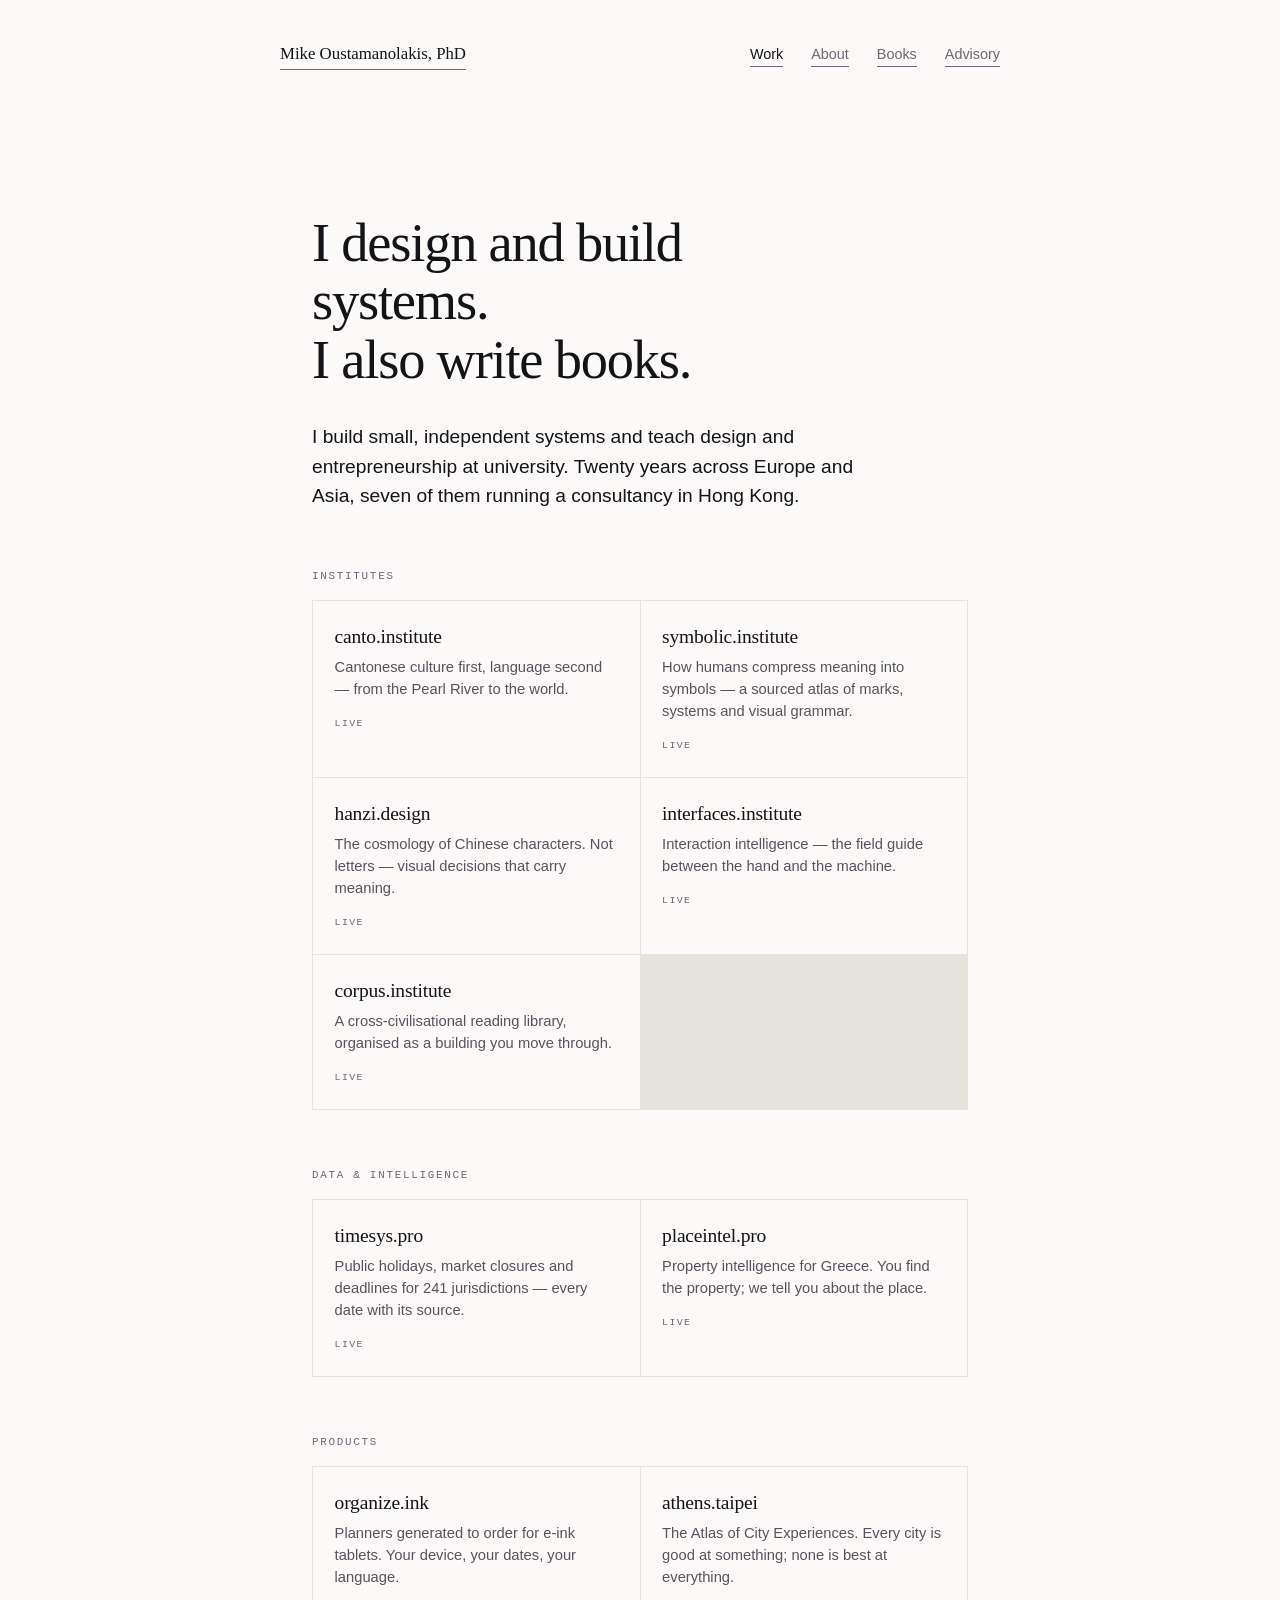
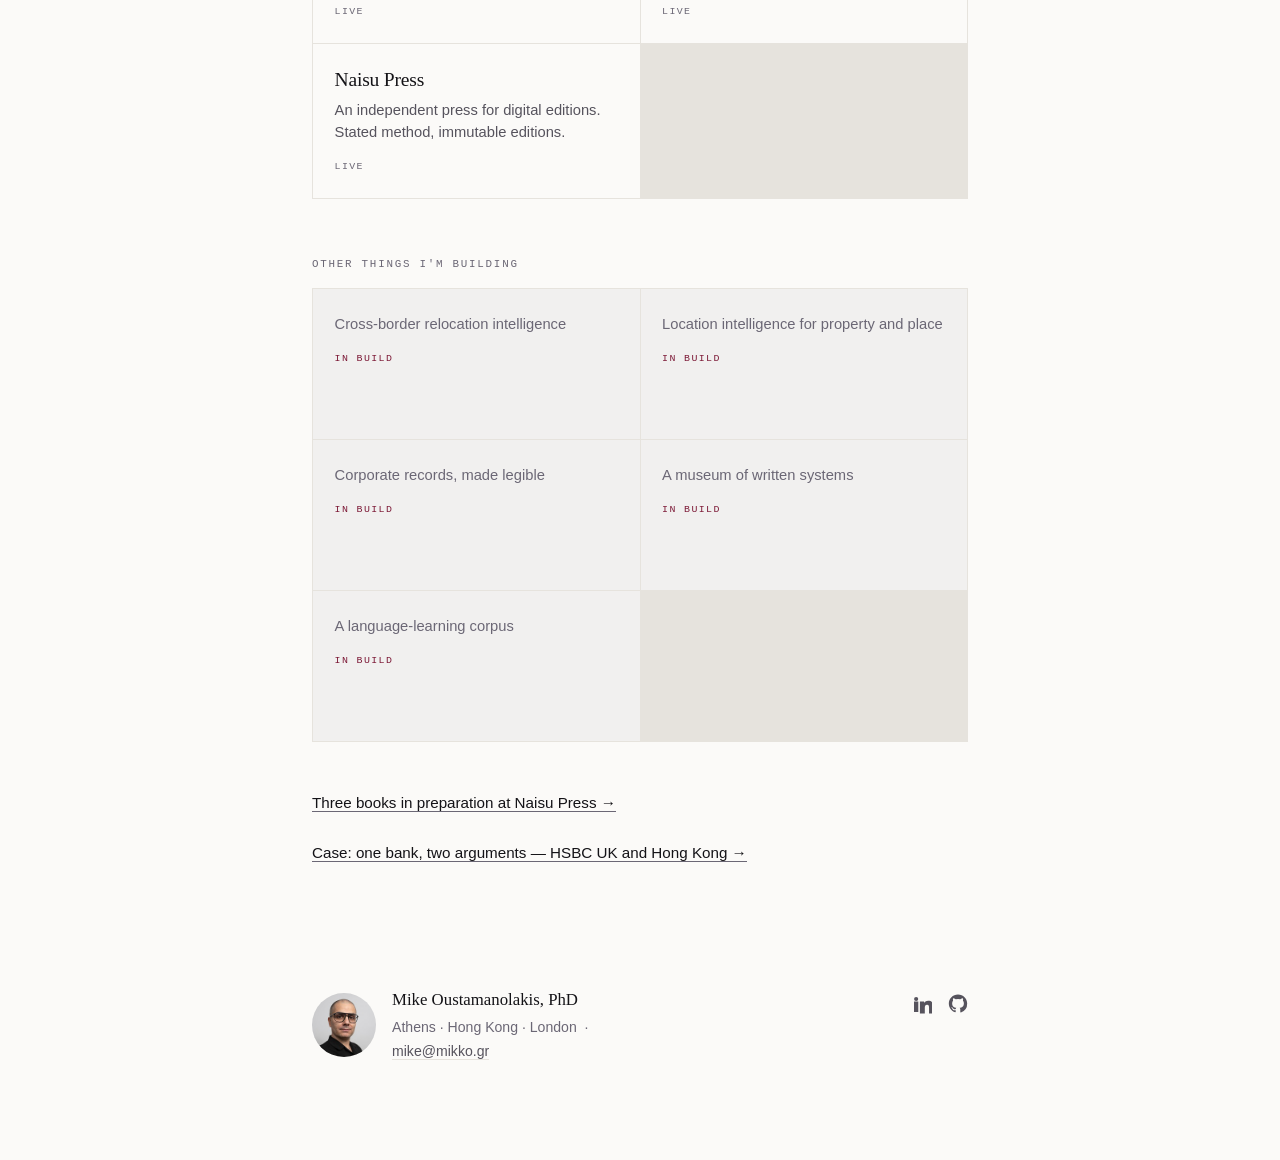
<file: index.html>
<!doctype html>
<html lang="en"><head>
<meta charset="utf-8">
<meta name="viewport" content="width=device-width,initial-scale=1">
<title>Mike Oustamanolakis, PhD</title>
<meta name="description" content="I design and build systems. I also write books.">
<meta property="og:title" content="Mike Oustamanolakis, PhD"><meta property="og:description" content="I design and build systems. I also write books.">
<link rel="canonical" href="https://mikko.gr/">
<link rel="icon" href="data:image/svg+xml,%3Csvg xmlns='http://www.w3.org/2000/svg' viewBox='0 0 32 32'%3E%3Crect width='32' height='32' rx='6' fill='%23141317'/%3E%3Ctext x='16' y='23' font-family='Georgia,serif' font-size='19' font-style='italic' text-anchor='middle' fill='%23FBFAF8'%3Em%3C/text%3E%3C/svg%3E">
<link rel="stylesheet" href="/assets/site.css">
<script>
(function(){if(location.hostname!=='mikko.gr')return;
var s=document.createElement('script');s.defer=true;
s.src='https://stats.naisu.pro/script.js';
s.setAttribute('data-website-id','559e5950-c95c-4702-93f3-a480dc65af40');
s.setAttribute('data-domains','mikko.gr');
document.head.appendChild(s);})();
</script>
<script type="application/ld+json">
{"@context":"https://schema.org","@type":"Person","name":"Mike Oustamanolakis",
"honorificSuffix":"PhD","url":"https://mikko.gr","image":"https://mikko.gr/img/mike-320.jpg",
"jobTitle":"Design and systems architect",
"sameAs":["https://www.linkedin.com/in/oustamanolakis","https://github.com/oustaman"]}
</script>
</head><body>
<a class="skip" href="#main">Skip to content</a>
<header class="site"><div class="wrap">
<a class="brand" href="/">Mike Oustamanolakis, PhD</a><nav class="site"><a href="/" aria-current="page">Work</a><a href="/about">About</a><a href="/writing">Books</a><a href="/advisory">Advisory</a></nav>
</div></header>
<main id="main"><div class="wrap">

<h1>I design and build systems.<br>I also write books.</h1>
<p class="state">I build small, independent systems and teach design and entrepreneurship at university. Twenty years across Europe and Asia, seven of them running a consultancy in Hong Kong.</p>
<p class="groupname">Institutes</p><div class="grid"><a class="card" href="https://canto.institute" data-umami-event="venture" data-umami-event-site="canto.institute"><span class="name">canto.institute</span><p class="desc">Cantonese culture first, language second — from the Pearl River to the world.</p><span class="tag">Live</span></a><a class="card" href="https://symbolic.institute" data-umami-event="venture" data-umami-event-site="symbolic.institute"><span class="name">symbolic.institute</span><p class="desc">How humans compress meaning into symbols &mdash; a sourced atlas of marks, systems and visual grammar.</p><span class="tag">Live</span></a><a class="card" href="https://hanzi.design" data-umami-event="venture" data-umami-event-site="hanzi.design"><span class="name">hanzi.design</span><p class="desc">The cosmology of Chinese characters. Not letters — visual decisions that carry meaning.</p><span class="tag">Live</span></a><a class="card" href="https://interfaces.institute" data-umami-event="venture" data-umami-event-site="interfaces.institute"><span class="name">interfaces.institute</span><p class="desc">Interaction intelligence — the field guide between the hand and the machine.</p><span class="tag">Live</span></a><a class="card" href="https://corpus.institute" data-umami-event="venture" data-umami-event-site="corpus.institute"><span class="name">corpus.institute</span><p class="desc">A cross-civilisational reading library, organised as a building you move through.</p><span class="tag">Live</span></a></div>
<p class="groupname">Data &amp; intelligence</p><div class="grid"><a class="card" href="https://timesys.pro" data-umami-event="venture" data-umami-event-site="timesys.pro"><span class="name">timesys.pro</span><p class="desc">Public holidays, market closures and deadlines for 241 jurisdictions — every date with its source.</p><span class="tag">Live</span></a><a class="card" href="https://placeintel.pro" data-umami-event="venture" data-umami-event-site="placeintel.pro"><span class="name">placeintel.pro</span><p class="desc">Property intelligence for Greece. You find the property; we tell you about the place.</p><span class="tag">Live</span></a></div>
<p class="groupname">Products</p><div class="grid"><a class="card" href="https://organize.ink" data-umami-event="venture" data-umami-event-site="organize.ink"><span class="name">organize.ink</span><p class="desc">Planners generated to order for e-ink tablets. Your device, your dates, your language.</p><span class="tag">Live</span></a><a class="card" href="https://athens.taipei" data-umami-event="venture" data-umami-event-site="athens.taipei"><span class="name">athens.taipei</span><p class="desc">The Atlas of City Experiences. Every city is good at something; none is best at everything.</p><span class="tag">Live</span></a><a class="card" href="https://naisu.pro" data-umami-event="venture" data-umami-event-site="Naisu Press"><span class="name">Naisu Press</span><p class="desc">An independent press for digital editions. Stated method, immutable editions.</p><span class="tag">Live</span></a></div>
<p class="groupname">Other things I'm building</p>
<div class="grid"><div class="card soon"><p class="desc">Cross-border relocation intelligence</p><span class="tag">In build</span></div><div class="card soon"><p class="desc">Location intelligence for property and place</p><span class="tag">In build</span></div><div class="card soon"><p class="desc">Corporate records, made legible</p><span class="tag">In build</span></div><div class="card soon"><p class="desc">A museum of written systems</p><span class="tag">In build</span></div><div class="card soon"><p class="desc">A language-learning corpus</p><span class="tag">In build</span></div></div>
<p style="margin-top:3rem;font-size:.95rem"><a href="/writing" data-umami-event="books">Three books in preparation at Naisu Press &rarr;</a></p>
<p style="margin-top:.75rem;font-size:.95rem"><a href="https://interfaces.institute/whole-systems/"
 data-umami-event="case-hsbc">Case: one bank, two arguments &mdash; HSBC UK and Hong Kong &rarr;</a></p>

</div></main>
<footer class="site"><div class="wrap">
  <div class="fid">
    <img src="/img/mike-320.jpg" srcset="/img/mike-160.jpg 160w, /img/mike-320.jpg 320w" sizes="64px"
         width="64" height="64" alt="Mike Oustamanolakis" loading="lazy">
    <div><span class="who">Mike Oustamanolakis, PhD</span>
    <p>Athens · Hong Kong · London &nbsp;·&nbsp; <a href="mailto:mike@mikko.gr">mike@mikko.gr</a></p></div>
  </div>
  <div class="social">
    <a href="https://www.linkedin.com/in/oustamanolakis" rel="me noopener" aria-label="LinkedIn"><svg viewBox="0 0 24 24" aria-hidden="true"><path d="M4.98 3.5a2.5 2.5 0 1 1 0 5 2.5 2.5 0 0 1 0-5zM2.4 21.5h5.16V9.06H2.4V21.5zM9.5 9.06h4.95v1.7h.07c.69-1.24 2.37-2.55 4.88-2.55 5.22 0 6.18 3.28 6.18 7.55v7.74h-5.15v-6.86c0-1.64-.03-3.74-2.34-3.74-2.35 0-2.71 1.78-2.71 3.62v6.98H9.5V9.06z"/></svg></a>
    <a href="https://github.com/oustaman" rel="me noopener" aria-label="GitHub"><svg viewBox="0 0 24 24" aria-hidden="true"><path d="M12 .5C5.73.5.99 5.24.99 11.5c0 4.86 3.15 8.98 7.52 10.44.55.1.75-.24.75-.53v-1.9c-3.06.66-3.71-1.3-3.71-1.3-.5-1.28-1.23-1.62-1.23-1.62-1-.68.08-.67.08-.67 1.1.08 1.69 1.14 1.69 1.14.99 1.7 2.58 1.21 3.21.93.1-.72.39-1.21.7-1.49-2.44-.28-5.01-1.22-5.01-5.44 0-1.2.43-2.18 1.13-2.95-.11-.28-.49-1.4.11-2.92 0 0 .93-.3 3.03 1.13a10.5 10.5 0 0 1 5.52 0c2.1-1.43 3.02-1.13 3.02-1.13.6 1.52.22 2.64.11 2.92.71.77 1.13 1.75 1.13 2.95 0 4.23-2.58 5.16-5.03 5.43.4.34.75 1.01.75 2.04v3.03c0 .29.2.64.76.53A11.01 11.01 0 0 0 23.01 11.5C23.01 5.24 18.27.5 12 .5z"/></svg></a>
  </div>
</div></footer>
</body></html>
</file>
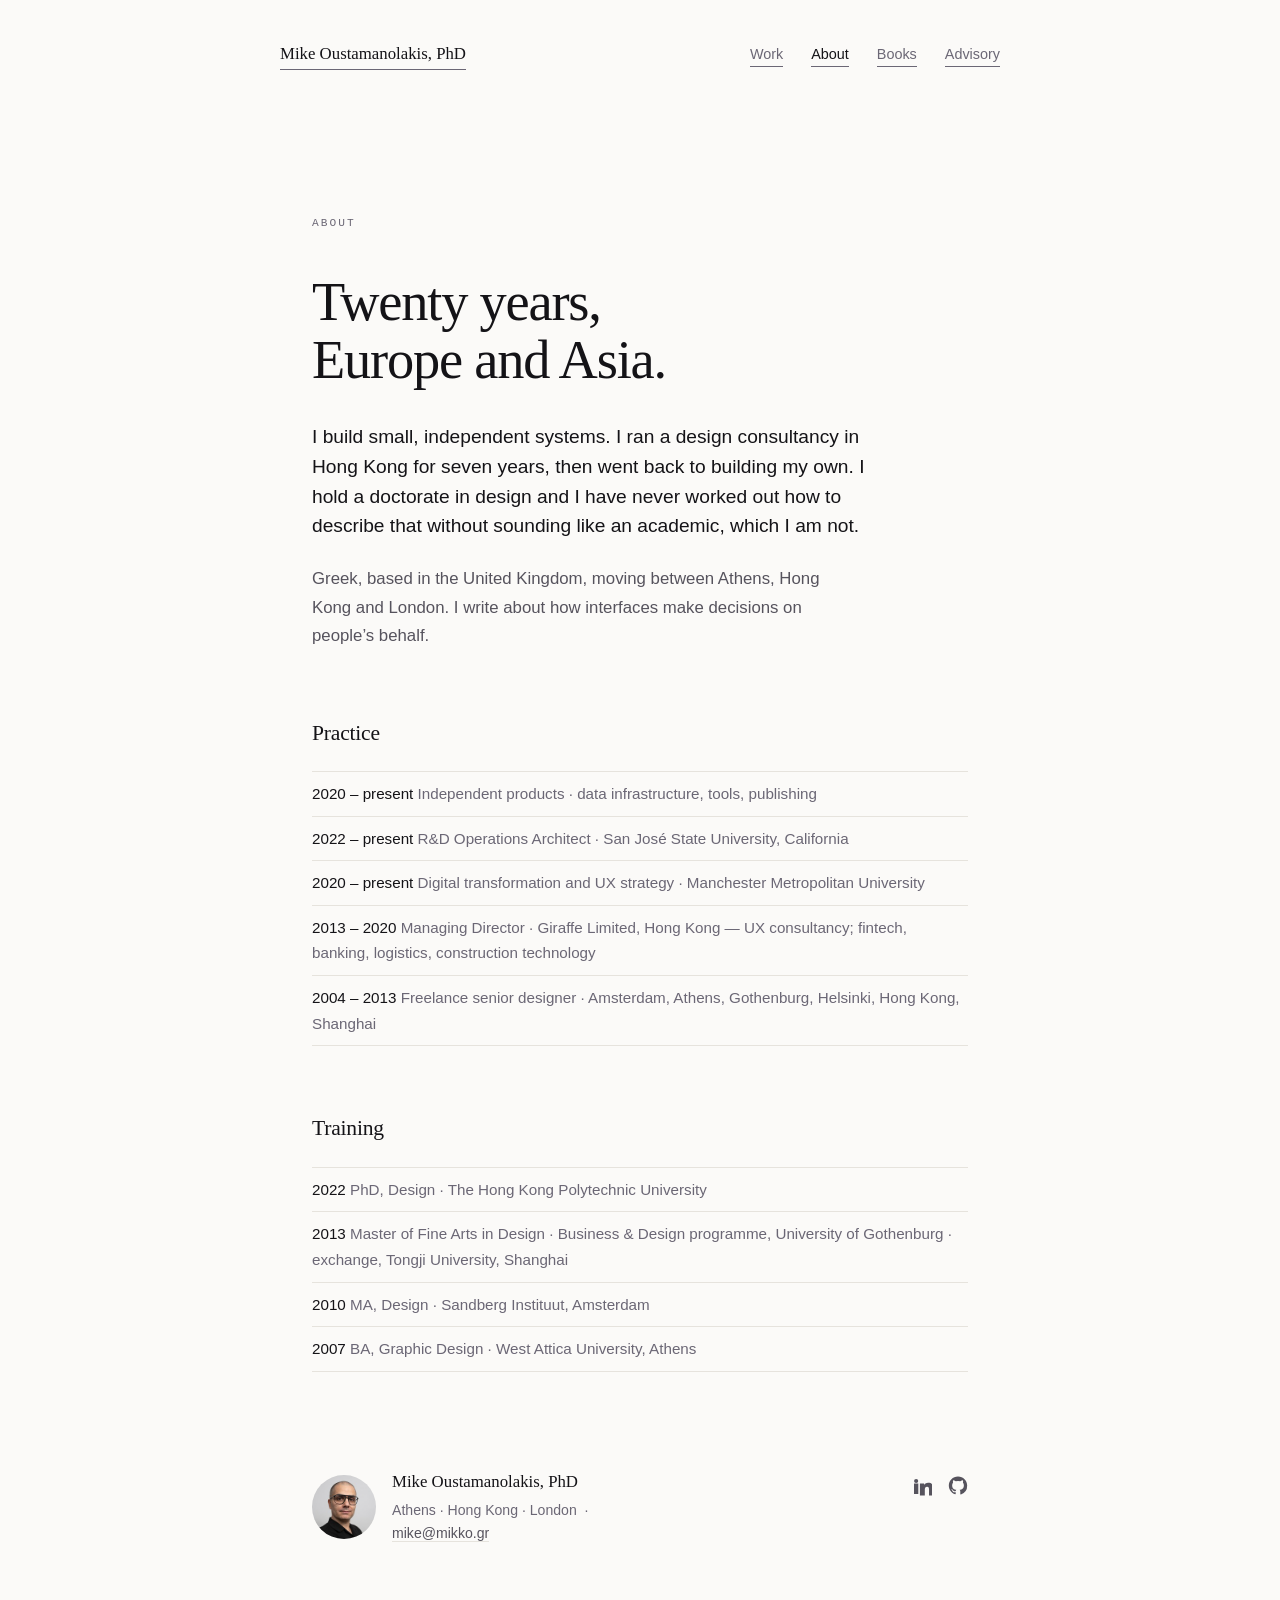
<file: about.html>
<!doctype html>
<html lang="en"><head>
<meta charset="utf-8">
<meta name="viewport" content="width=device-width,initial-scale=1">
<title>About — Mike Oustamanolakis</title>
<meta name="description" content="Twenty years building digital products across Europe and Asia.">
<meta property="og:title" content="About — Mike Oustamanolakis"><meta property="og:description" content="Twenty years building digital products across Europe and Asia.">
<link rel="canonical" href="https://mikko.gr/about">
<link rel="icon" href="data:image/svg+xml,%3Csvg xmlns='http://www.w3.org/2000/svg' viewBox='0 0 32 32'%3E%3Crect width='32' height='32' rx='6' fill='%23141317'/%3E%3Ctext x='16' y='23' font-family='Georgia,serif' font-size='19' font-style='italic' text-anchor='middle' fill='%23FBFAF8'%3Em%3C/text%3E%3C/svg%3E">
<link rel="stylesheet" href="/assets/site.css">
<script>
(function(){if(location.hostname!=='mikko.gr')return;
var s=document.createElement('script');s.defer=true;
s.src='https://stats.naisu.pro/script.js';
s.setAttribute('data-website-id','559e5950-c95c-4702-93f3-a480dc65af40');
s.setAttribute('data-domains','mikko.gr');
document.head.appendChild(s);})();
</script>
</head><body>
<a class="skip" href="#main">Skip to content</a>
<header class="site"><div class="wrap">
<a class="brand" href="/">Mike Oustamanolakis, PhD</a><nav class="site"><a href="/">Work</a><a href="/about" aria-current="page">About</a><a href="/writing">Books</a><a href="/advisory">Advisory</a></nav>
</div></header>
<main id="main"><div class="wrap">

<p class="eyebrow">About</p>
<h1 class="wide">Twenty years,<br>Europe and Asia.</h1>
<p class="state">I build small, independent systems. I ran a design consultancy in Hong Kong for seven years, then went back to building my own. I hold a doctorate in design and I have never worked out how to describe that without sounding like an academic, which I am not.</p>
<p>Greek, based in the United Kingdom, moving between Athens, Hong Kong and London. I write about how interfaces make decisions on people&rsquo;s behalf.</p>

<h2>Practice</h2>
<ul class="bare">
<li><b>2020 &ndash; present</b> Independent products &middot; data infrastructure, tools, publishing</li>
<li><b>2022 &ndash; present</b> R&amp;D Operations Architect &middot; San Jos&eacute; State University, California</li>
<li><b>2020 &ndash; present</b> Digital transformation and UX strategy &middot; Manchester Metropolitan University</li>
<li><b>2013 &ndash; 2020</b> Managing Director &middot; Giraffe Limited, Hong Kong &mdash; UX consultancy;
fintech, banking, logistics, construction technology</li>
<li><b>2004 &ndash; 2013</b> Freelance senior designer &middot; Amsterdam, Athens, Gothenburg, Helsinki,
Hong Kong, Shanghai</li>
</ul>

<h2>Training</h2>
<ul class="bare">
<li><b>2022</b> PhD, Design &middot; The Hong Kong Polytechnic University</li>
<li><b>2013</b> Master of Fine Arts in Design &middot; Business &amp; Design programme,
University of Gothenburg &middot; exchange, Tongji University, Shanghai</li>
<li><b>2010</b> MA, Design &middot; Sandberg Instituut, Amsterdam</li>
<li><b>2007</b> BA, Graphic Design &middot; West Attica University, Athens</li>
</ul>



</div></main>
<footer class="site"><div class="wrap">
  <div class="fid">
    <img src="/img/mike-320.jpg" srcset="/img/mike-160.jpg 160w, /img/mike-320.jpg 320w" sizes="64px"
         width="64" height="64" alt="Mike Oustamanolakis" loading="lazy">
    <div><span class="who">Mike Oustamanolakis, PhD</span>
    <p>Athens · Hong Kong · London &nbsp;·&nbsp; <a href="mailto:mike@mikko.gr">mike@mikko.gr</a></p></div>
  </div>
  <div class="social">
    <a href="https://www.linkedin.com/in/oustamanolakis" rel="me noopener" aria-label="LinkedIn"><svg viewBox="0 0 24 24" aria-hidden="true"><path d="M4.98 3.5a2.5 2.5 0 1 1 0 5 2.5 2.5 0 0 1 0-5zM2.4 21.5h5.16V9.06H2.4V21.5zM9.5 9.06h4.95v1.7h.07c.69-1.24 2.37-2.55 4.88-2.55 5.22 0 6.18 3.28 6.18 7.55v7.74h-5.15v-6.86c0-1.64-.03-3.74-2.34-3.74-2.35 0-2.71 1.78-2.71 3.62v6.98H9.5V9.06z"/></svg></a>
    <a href="https://github.com/oustaman" rel="me noopener" aria-label="GitHub"><svg viewBox="0 0 24 24" aria-hidden="true"><path d="M12 .5C5.73.5.99 5.24.99 11.5c0 4.86 3.15 8.98 7.52 10.44.55.1.75-.24.75-.53v-1.9c-3.06.66-3.71-1.3-3.71-1.3-.5-1.28-1.23-1.62-1.23-1.62-1-.68.08-.67.08-.67 1.1.08 1.69 1.14 1.69 1.14.99 1.7 2.58 1.21 3.21.93.1-.72.39-1.21.7-1.49-2.44-.28-5.01-1.22-5.01-5.44 0-1.2.43-2.18 1.13-2.95-.11-.28-.49-1.4.11-2.92 0 0 .93-.3 3.03 1.13a10.5 10.5 0 0 1 5.52 0c2.1-1.43 3.02-1.13 3.02-1.13.6 1.52.22 2.64.11 2.92.71.77 1.13 1.75 1.13 2.95 0 4.23-2.58 5.16-5.03 5.43.4.34.75 1.01.75 2.04v3.03c0 .29.2.64.76.53A11.01 11.01 0 0 0 23.01 11.5C23.01 5.24 18.27.5 12 .5z"/></svg></a>
  </div>
</div></footer>
</body></html>
</file>
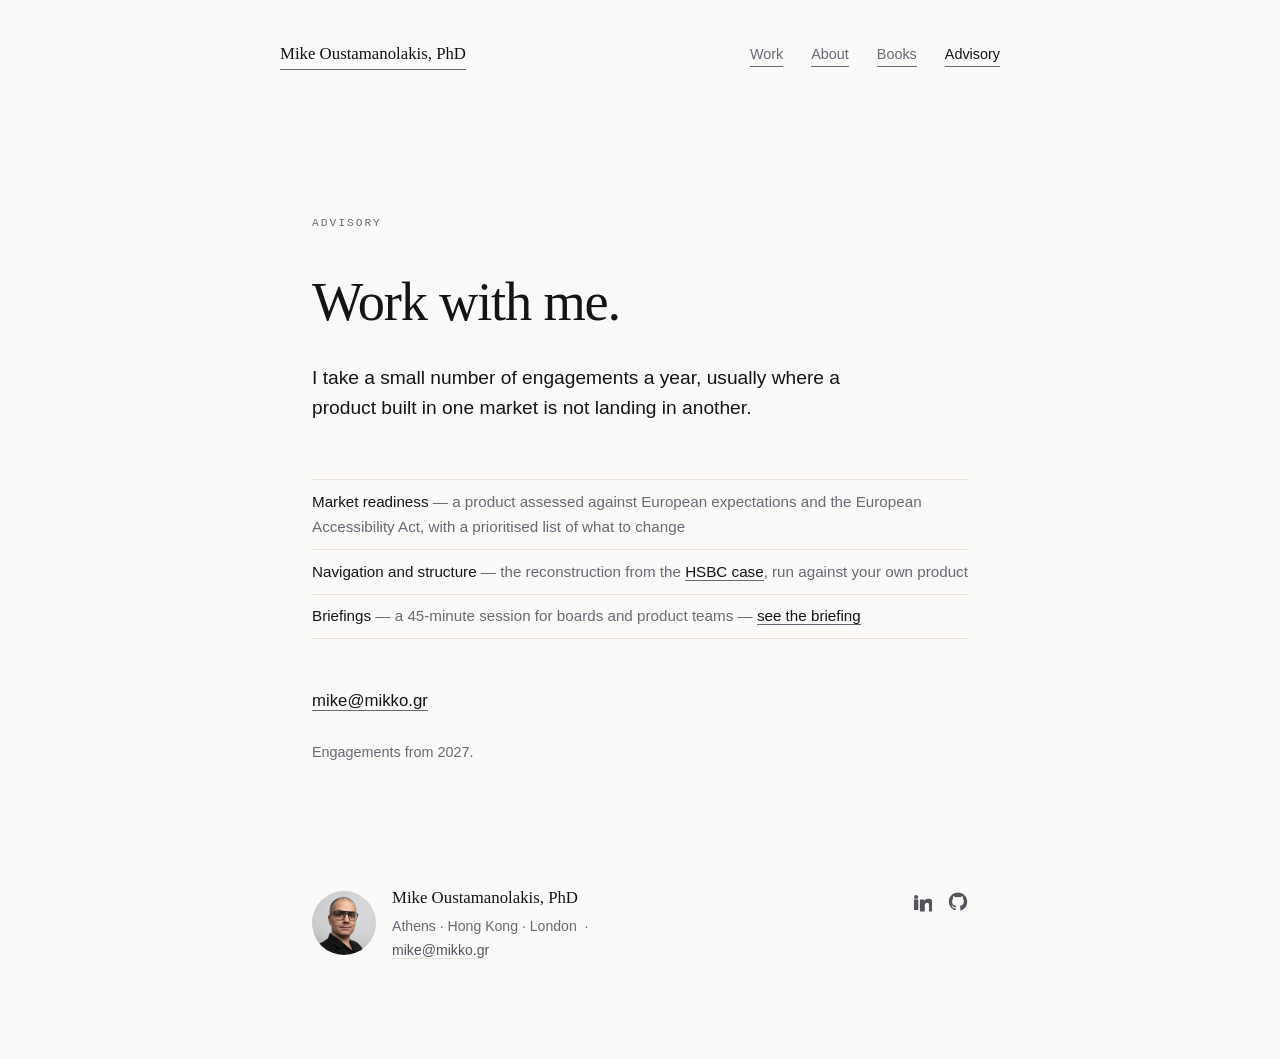
<file: advisory.html>
<!doctype html>
<html lang="en"><head>
<meta charset="utf-8">
<meta name="viewport" content="width=device-width,initial-scale=1">
<title>Advisory — Mike Oustamanolakis</title>
<meta name="description" content="Independent advice on interfaces that cross borders.">
<meta property="og:title" content="Advisory — Mike Oustamanolakis"><meta property="og:description" content="Independent advice on interfaces that cross borders.">
<link rel="canonical" href="https://mikko.gr/advisory">
<link rel="icon" href="data:image/svg+xml,%3Csvg xmlns='http://www.w3.org/2000/svg' viewBox='0 0 32 32'%3E%3Crect width='32' height='32' rx='6' fill='%23141317'/%3E%3Ctext x='16' y='23' font-family='Georgia,serif' font-size='19' font-style='italic' text-anchor='middle' fill='%23FBFAF8'%3Em%3C/text%3E%3C/svg%3E">
<link rel="stylesheet" href="/assets/site.css">
<script>
(function(){if(location.hostname!=='mikko.gr')return;
var s=document.createElement('script');s.defer=true;
s.src='https://stats.naisu.pro/script.js';
s.setAttribute('data-website-id','559e5950-c95c-4702-93f3-a480dc65af40');
s.setAttribute('data-domains','mikko.gr');
document.head.appendChild(s);})();
</script>
</head><body>
<a class="skip" href="#main">Skip to content</a>
<header class="site"><div class="wrap">
<a class="brand" href="/">Mike Oustamanolakis, PhD</a><nav class="site"><a href="/">Work</a><a href="/about">About</a><a href="/writing">Books</a><a href="/advisory" aria-current="page">Advisory</a></nav>
</div></header>
<main id="main"><div class="wrap">

<p class="eyebrow">Advisory</p>
<h1>Work with me.</h1>
<p class="state">I take a small number of engagements a year, usually where a product built in one
market is not landing in another.</p>
<ul class="bare">
<li><b>Market readiness</b> &mdash; a product assessed against European expectations and the
European Accessibility Act, with a prioritised list of what to change</li>
<li><b>Navigation and structure</b> &mdash; the reconstruction from the
<a href="https://interfaces.institute/whole-systems/">HSBC case</a>, run against your own product</li>
<li><b>Briefings</b> &mdash; a 45-minute session for boards and product teams &mdash; <a href="/hsbc-deck" data-umami-event="deck">see the briefing</a></li>
</ul>
<p style="margin-top:3rem"><a href="mailto:mike@mikko.gr">mike@mikko.gr</a></p>
<p style="font-size:.9rem;color:var(--fg-3)">Engagements from 2027.</p>

</div></main>
<footer class="site"><div class="wrap">
  <div class="fid">
    <img src="/img/mike-320.jpg" srcset="/img/mike-160.jpg 160w, /img/mike-320.jpg 320w" sizes="64px"
         width="64" height="64" alt="Mike Oustamanolakis" loading="lazy">
    <div><span class="who">Mike Oustamanolakis, PhD</span>
    <p>Athens · Hong Kong · London &nbsp;·&nbsp; <a href="mailto:mike@mikko.gr">mike@mikko.gr</a></p></div>
  </div>
  <div class="social">
    <a href="https://www.linkedin.com/in/oustamanolakis" rel="me noopener" aria-label="LinkedIn"><svg viewBox="0 0 24 24" aria-hidden="true"><path d="M4.98 3.5a2.5 2.5 0 1 1 0 5 2.5 2.5 0 0 1 0-5zM2.4 21.5h5.16V9.06H2.4V21.5zM9.5 9.06h4.95v1.7h.07c.69-1.24 2.37-2.55 4.88-2.55 5.22 0 6.18 3.28 6.18 7.55v7.74h-5.15v-6.86c0-1.64-.03-3.74-2.34-3.74-2.35 0-2.71 1.78-2.71 3.62v6.98H9.5V9.06z"/></svg></a>
    <a href="https://github.com/oustaman" rel="me noopener" aria-label="GitHub"><svg viewBox="0 0 24 24" aria-hidden="true"><path d="M12 .5C5.73.5.99 5.24.99 11.5c0 4.86 3.15 8.98 7.52 10.44.55.1.75-.24.75-.53v-1.9c-3.06.66-3.71-1.3-3.71-1.3-.5-1.28-1.23-1.62-1.23-1.62-1-.68.08-.67.08-.67 1.1.08 1.69 1.14 1.69 1.14.99 1.7 2.58 1.21 3.21.93.1-.72.39-1.21.7-1.49-2.44-.28-5.01-1.22-5.01-5.44 0-1.2.43-2.18 1.13-2.95-.11-.28-.49-1.4.11-2.92 0 0 .93-.3 3.03 1.13a10.5 10.5 0 0 1 5.52 0c2.1-1.43 3.02-1.13 3.02-1.13.6 1.52.22 2.64.11 2.92.71.77 1.13 1.75 1.13 2.95 0 4.23-2.58 5.16-5.03 5.43.4.34.75 1.01.75 2.04v3.03c0 .29.2.64.76.53A11.01 11.01 0 0 0 23.01 11.5C23.01 5.24 18.27.5 12 .5z"/></svg></a>
  </div>
</div></footer>
</body></html>
</file>
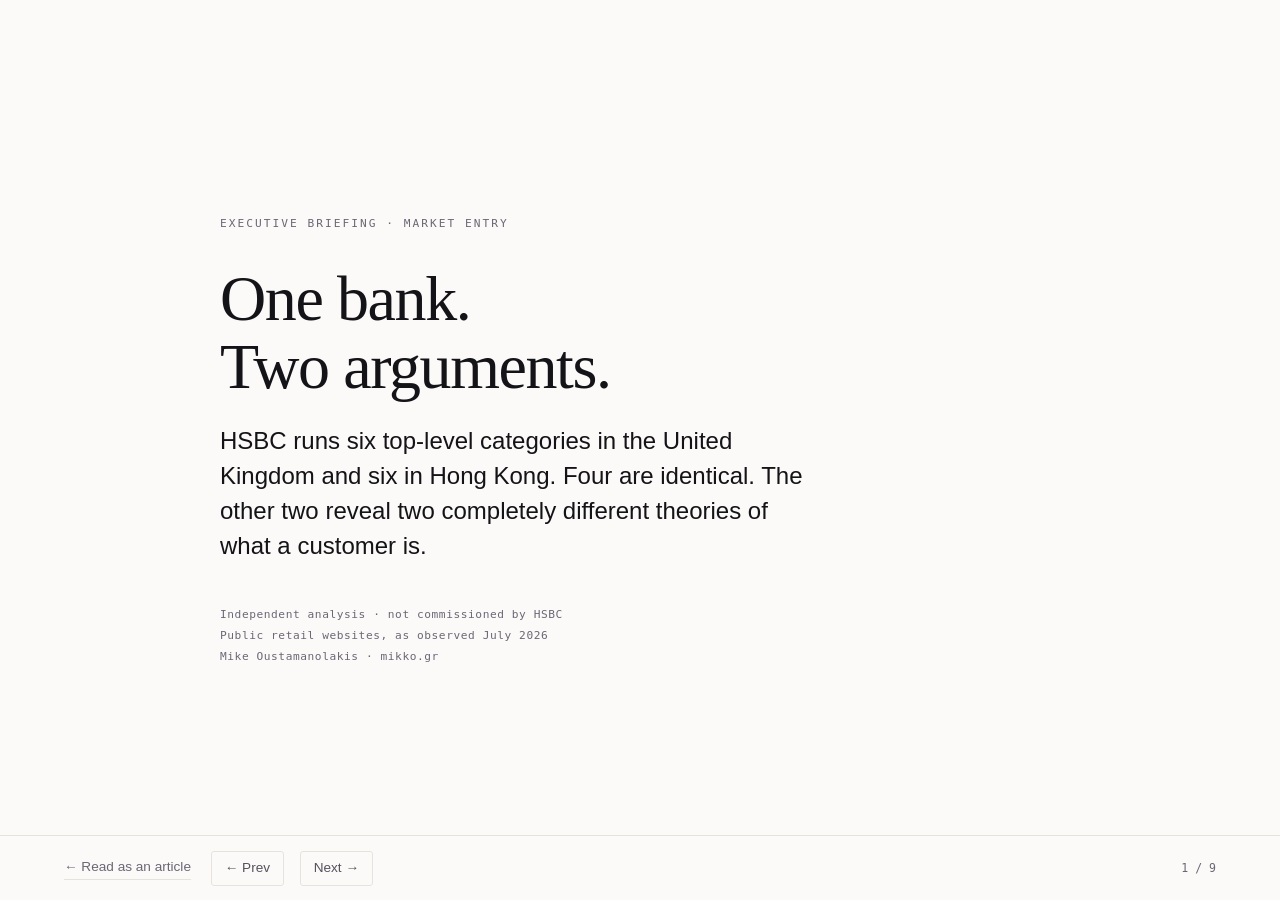
<file: hsbc-deck.html>
<!doctype html>
<html lang="en"><head>
<meta charset="utf-8">
<meta name="viewport" content="width=device-width,initial-scale=1">
<title>One bank, two arguments — executive briefing</title>
<meta name="description" content="HSBC UK and Hong Kong: eight slides on why information architecture does not cross borders.">
<link rel="icon" href="data:image/svg+xml,%3Csvg xmlns='http://www.w3.org/2000/svg' viewBox='0 0 32 32'%3E%3Crect width='32' height='32' rx='6' fill='%23141317'/%3E%3Ctext x='16' y='23' font-family='Georgia,serif' font-size='19' font-style='italic' text-anchor='middle' fill='%23FBFAF8'%3Em%3C/text%3E%3C/svg%3E">
<style>
:root{--bg:#fbfaf8;--fg:#141317;--fg-2:#56535d;--fg-3:#6b6775;--rule:#e6e3dd;--accent:#7d1a37;
 --serif:"Iowan Old Style","Palatino Linotype",Palatino,Georgia,serif;
 --sans:-apple-system,BlinkMacSystemFont,"Segoe UI",Helvetica,Arial,sans-serif;
 --mono:ui-monospace,SFMono-Regular,Menlo,monospace}
@media (prefers-color-scheme:dark){:root{--bg:#111015;--fg:#f4f2ee;--fg-2:#a9a5b0;--fg-3:#8f8b99;--rule:#292731;--accent:#e08aa1}}
*{box-sizing:border-box}
body{margin:0;background:var(--bg);color:var(--fg);font-family:var(--sans);font-size:17px;line-height:1.6}
.deck{min-height:100vh;display:flex;flex-direction:column}
.slide{flex:1;display:none;align-items:center;padding:clamp(3rem,8vw,6rem) clamp(1.5rem,6vw,4rem) 6rem}
.slide.on{display:flex}
.inner{max-width:840px;margin:0 auto;width:100%}
.num{font-family:var(--mono);font-size:.7rem;letter-spacing:.18em;text-transform:uppercase;color:var(--fg-3);margin-bottom:2rem}
h1{font-family:var(--serif);font-weight:400;letter-spacing:-.022em;line-height:1.06;
 font-size:clamp(2.2rem,6.5vw,4rem);margin:0 0 1.5rem}
h2{font-family:var(--serif);font-weight:400;letter-spacing:-.018em;line-height:1.12;
 font-size:clamp(1.7rem,4.4vw,2.7rem);margin:0 0 1.75rem}
p{color:var(--fg-2);max-width:56ch;font-size:clamp(1rem,1.7vw,1.2rem);margin:0 0 1.1rem}
p.big{color:var(--fg);font-size:clamp(1.15rem,2.2vw,1.5rem);line-height:1.45;max-width:44ch}
em{font-style:italic}strong{color:var(--fg);font-weight:600}
table{width:100%;border-collapse:collapse;margin:2rem 0;font-size:clamp(.95rem,1.6vw,1.15rem)}
th{text-align:left;font-family:var(--mono);font-size:.68rem;letter-spacing:.1em;text-transform:uppercase;
 color:var(--fg-3);font-weight:400;padding:0 1rem .7rem 0;border-bottom:1px solid var(--fg-3)}
td{padding:.7rem 1rem .7rem 0;border-bottom:1px solid var(--rule);color:var(--fg-2)}
td:first-child{color:var(--fg)}
td+td,th+th{text-align:right;width:1%;white-space:nowrap;font-variant-numeric:tabular-nums}
.two{display:grid;grid-template-columns:repeat(auto-fit,minmax(260px,1fr));gap:2.5rem;margin-top:2rem}
.two h3{font-family:var(--mono);font-size:.7rem;letter-spacing:.14em;text-transform:uppercase;
 color:var(--accent);margin:0 0 .9rem;font-weight:400}
.two ul{margin:0;padding-left:1.1rem;color:var(--fg-2)}
.two li{margin-bottom:.4rem}
ul.claims{list-style:none;padding:0;margin:2rem 0 0}
ul.claims li{padding:1rem 0;border-bottom:1px solid var(--rule);color:var(--fg-2)}
ul.claims b{color:var(--fg);font-weight:600;display:block;font-family:var(--serif);font-size:1.2rem}
.meta{font-family:var(--mono);font-size:.7rem;letter-spacing:.05em;color:var(--fg-3);line-height:1.9;margin-top:2.5rem}
nav.bar{position:fixed;bottom:0;left:0;right:0;display:flex;align-items:center;gap:1rem;
 padding:.9rem clamp(1.5rem,6vw,4rem);border-top:1px solid var(--rule);
 background:color-mix(in srgb,var(--bg) 92%,transparent);backdrop-filter:blur(8px)}
nav.bar button{font:inherit;font-size:.85rem;background:none;border:1px solid var(--rule);
 color:var(--fg-2);padding:.35rem .8rem;border-radius:3px;cursor:pointer}
nav.bar button:hover{border-color:var(--accent);color:var(--fg)}
nav.bar button:focus-visible{outline:2px solid var(--accent);outline-offset:2px}
.count{font-family:var(--mono);font-size:.72rem;color:var(--fg-3);margin-left:auto}
a{color:var(--fg);border-bottom:1px solid var(--fg-3);text-decoration:none}

.seg{stroke-width:0}.ctx{fill:#948e86}.d1{fill:#7d1a37}.d2{fill:#c2687e}
.pct{font-family:var(--sans);font-size:14px;text-anchor:middle;font-weight:500}
.on-ctx,.on-d2{fill:#141317}.on-d1{fill:#fbfaf8}
.rowlab{font-family:var(--mono);font-size:11px;fill:var(--fg-3);letter-spacing:.08em;text-transform:uppercase}
.dlabel{font-family:var(--sans);font-size:13px;text-anchor:middle;fill:var(--fg);font-weight:600}
.key{font-size:.9rem;color:var(--fg-2);display:flex;align-items:center;gap:.35rem;flex-wrap:wrap;margin-top:1.2rem}
.sw{width:13px;height:13px;border-radius:2px;display:inline-block;margin-right:.4rem}
.sw.ctx{background:#948e86}.sw.d1{background:#7d1a37}.sw.d2{background:#c2687e;margin-left:-.15rem}
nav.bar .exit{margin-right:.25rem;border:0;color:var(--fg-3);font-size:.85rem;text-decoration:none;
 border-bottom:1px solid var(--rule);padding-bottom:1px}
nav.bar .exit:hover{color:var(--accent)}
@media (prefers-color-scheme:dark){.ctx{fill:#8a857b}.d1{fill:#e08aa1}.d2{fill:#a84d66}
 .on-ctx,.on-d1{fill:#141317}.on-d2{fill:#f4f2ee}
 .sw.ctx{background:#8a857b}.sw.d1{background:#e08aa1}.sw.d2{background:#a84d66}}
</style><script>
(function(){if(location.hostname!=='mikko.gr')return;
var s=document.createElement('script');s.defer=true;
s.src='https://stats.naisu.pro/script.js';
s.setAttribute('data-website-id','559e5950-c95c-4702-93f3-a480dc65af40');
s.setAttribute('data-domains','mikko.gr');
document.head.appendChild(s);})();
</script>
</head>
<body>
<div class="deck" id="deck">

<section class="slide on"><div class="inner">
<p class="num">Executive briefing · Market entry</p>
<h1>One bank.<br>Two arguments.</h1>
<p class="big">HSBC runs six top-level categories in the United Kingdom and six in Hong Kong.
Four are identical. The other two reveal two completely different theories of what a customer is.</p>
<p class="meta">Independent analysis · not commissioned by HSBC<br>
Public retail websites, as observed July 2026<br>
Mike Oustamanolakis · mikko.gr</p>
</div></section>

<section class="slide"><div class="inner">
<p class="num">01 · The surface</p>
<h2>Identical at the top.<br>Not underneath.</h2>
<table>
<tr><th>Measure</th><th>UK</th><th>Hong&nbsp;Kong</th></tr>
<tr><td>Top-level categories</td><td>6</td><td>6</td></tr>
<tr><td>Navigable links</td><td>~155</td><td>~190</td></tr>
<tr><td>Investing sub-sections</td><td>4</td><td>8</td></tr>
<tr><td>Dedicated apps in navigation</td><td>1</td><td>5</td></tr>
</table>
<p>Investing occupies 11% of UK navigation space against 17% in Hong Kong — a 55% relative increase.</p>
</div></section>

<section class="slide"><div class="inner">
<p class="num">02 · The allocation</p>
<h2>Where each market<br>spends its navigation.</h2>
<svg viewBox="0 0 700 260" role="img" aria-labelledby="dt dd" style="width:100%;height:auto;margin:1.5rem 0 0">
<title id="dt">Navigation space by category, HSBC UK and Hong Kong</title>
<desc id="dd">UK gives 26 per cent of navigation to Wellbeing and Help; Hong Kong gives 19 per cent to Insights and Offers.</desc>
<text class="rowlab" x="8" y="30">United Kingdom &#183; ~155 links</text>
<g><title>Banking: 21%</title><rect class="seg ctx" x="8.0" y="40" width="141.6" height="52" rx="3"/><text class="pct on-ctx" x="78.8" y="71.0">21%</text></g><g><title>Borrowing: 23%</title><rect class="seg ctx" x="151.6" y="40" width="155.3" height="52" rx="3"/><text class="pct on-ctx" x="229.3" y="71.0">23%</text></g><g><title>Investing: 11%</title><rect class="seg ctx" x="309.0" y="40" width="73.2" height="52" rx="3"/><text class="pct on-ctx" x="345.6" y="71.0">11%</text></g><g><title>Insurance: 19%</title><rect class="seg ctx" x="384.2" y="40" width="128.0" height="52" rx="3"/><text class="pct on-ctx" x="448.2" y="71.0">19%</text></g><g><title>Wellbeing: 16%</title><rect class="seg d1" x="514.2" y="40" width="107.4" height="52" rx="3"/><text class="pct on-d1" x="567.9" y="71.0">16%</text></g><text class="dlabel" x="567.9" y="30">Wellbeing</text><g><title>Help: 10%</title><rect class="seg d2" x="623.6" y="40" width="66.4" height="52" rx="3"/><text class="pct on-d2" x="656.8" y="71.0">10%</text></g><text class="dlabel" x="656.8" y="30">Help</text>
<text class="rowlab" x="8" y="160">Hong Kong &#183; ~190 links</text>
<g><title>Banking: 26%</title><rect class="seg ctx" x="8.0" y="170" width="175.8" height="52" rx="3"/><text class="pct on-ctx" x="95.9" y="201.0">26%</text></g><g><title>Borrowing: 24%</title><rect class="seg ctx" x="185.8" y="170" width="162.2" height="52" rx="3"/><text class="pct on-ctx" x="266.9" y="201.0">24%</text></g><g><title>Investing: 17%</title><rect class="seg ctx" x="350.0" y="170" width="114.3" height="52" rx="3"/><text class="pct on-ctx" x="407.1" y="201.0">17%</text></g><g><title>Insurance: 14%</title><rect class="seg ctx" x="466.3" y="170" width="93.8" height="52" rx="3"/><text class="pct on-ctx" x="513.2" y="201.0">14%</text></g><g><title>Insights: 7%</title><rect class="seg d1" x="562.0" y="170" width="45.9" height="52" rx="3"/><text class="pct on-d1" x="585.0" y="201.0">7%</text></g><text class="dlabel" x="585.0" y="160">Insights</text><g><title>Offers: 12%</title><rect class="seg d2" x="609.9" y="170" width="80.1" height="52" rx="3"/><text class="pct on-d2" x="650.0" y="201.0">12%</text></g><text class="dlabel" x="650.0" y="160">Offers</text>
</svg>
<p class="key"><span class="sw ctx"></span> Fixed by the business &nbsp;
<span class="sw d1"></span><span class="sw d2"></span> Discretionary</p>
</div></section>

<section class="slide"><div class="inner">
<p class="num">03 · The finding</p>
<h2>Four slots are fixed.<br>Two are a choice.</h2>
<p>Banking, borrowing, investing and insurance are set by the business. The remaining two are
discretionary — and the choice is the result.</p>
<div class="two">
<div><h3>United Kingdom — 26%</h3><ul>
<li>Wellbeing</li><li>Help</li></ul>
<p style="font-size:1rem;margin-top:.9rem">Welfare and utility</p></div>
<div><h3>Hong Kong — 19%</h3><ul>
<li>Insights</li><li>Offers</li></ul>
<p style="font-size:1rem;margin-top:.9rem">Market intelligence and commercial opportunity</p></div>
</div>
</div></section>

<section class="slide"><div class="inner">
<p class="num">04 · The absence</p>
<h2>What isn't there<br>says more.</h2>
<div class="two">
<div><h3>Under UK Wellbeing</h3><ul>
<li>Bereavement support</li><li>Losing your job</li><li>Mental health</li>
<li>Financial and domestic abuse</li><li>Support for gambling</li></ul></div>
<div><h3>Under HK Insights</h3><ul>
<li>Fund and bond screeners</li><li>FX outlooks</li><li>House views</li>
<li>ESG analysis</li><li>Stock quotes</li></ul></div>
</div>
<p class="big" style="margin-top:2.5rem">There is no equivalent of bereavement support, job loss or
mental health anywhere in the Hong Kong navigation. Not buried — absent.</p>
<p>And the UK has no stock screener, no IPOs, no warrants, no live market data.</p>
</div></section>

<section class="slide"><div class="inner">
<p class="num">05 · Reading the structure</p>
<h2>Every slot is a claim<br>about who you serve.</h2>
<ul class="claims">
<li><b>Wellbeing at top level</b>Users in difficulty are a primary case, not an edge case.</li>
<li><b>Insights at top level</b>Users consume market intelligence routinely and expect direct access.</li>
<li><b>Offers at top level</b>Users are motivated by incentive and go looking for it.</li>
<li><b>Five apps, not one</b>Financial life is modular, and too varied for a single door.</li>
</ul>
</div></section>

<section class="slide"><div class="inner">
<p class="num">06 · The correction</p>
<h2>Neither one<br>is a mistake.</h2>
<p class="big">The UK structure is consistent with a regulatory environment that treats consumer
protection as a duty. The Hong Kong structure is consistent with mass-market equity participation,
where investing is an everyday behaviour rather than a specialist product.</p>
<p>Both are correct for the market they were grown in. The error is never the structure —
it is moving one structure to a market it was not grown for.</p>
</div></section>

<section class="slide"><div class="inner">
<p class="num">07 · The implication</p>
<h2>Information architecture<br>is not portable.</h2>
<p class="big">A navigation label is a promise. When it breaks, the user leaves — not because
the content is missing, but because the path was built for someone else.</p>
<p>A company expanding across markets that ships its home structure unchanged is making a claim
about its new customers it has never checked. This is why a product that performs at home can fail
abroad without a single line of content being wrong.</p>
<p>The Hong Kong arrangement also carries a cost the UK's does not: a customer must know which
<em>category</em> their app belongs to before they can find it. That assumes a product literacy the
UK design never asks for.</p>
</div></section>

<section class="slide"><div class="inner">
<p class="num">08 · Next</p>
<h2>The same reconstruction,<br>run against your navigation.</h2>
<p class="big">A 45-minute session for boards, product and design teams: the analysis, the method
behind it, and what the same count reveals about your own structure.</p>
<p><a href="mailto:mike@mikko.gr">mike@mikko.gr</a> &nbsp;·&nbsp; <a href="https://mikko.gr/hsbc">mikko.gr/hsbc</a></p>
<p class="meta">A longer treatment appears as a chapter in <em>Compression vs Clarity</em>, Naisu Press.<br>
Frameworks: Pirolli &amp; Card, information foraging · Norman, mental models</p>
</div></section>

</div>
<nav class="bar">
<a class="exit" href="/hsbc">&larr; Read as an article</a>
<button id="prev" aria-label="Previous slide">← Prev</button>
<button id="next" aria-label="Next slide">Next →</button>
<span class="count" id="count" aria-live="polite">1 / 8</span>
</nav>
<script>
const s=[...document.querySelectorAll('.slide')];let i=0;
const show=n=>{i=Math.max(0,Math.min(s.length-1,n));s.forEach((el,k)=>el.classList.toggle('on',k===i));
 document.getElementById('count').textContent=(i+1)+' / '+s.length;
 document.getElementById('prev').disabled=i===0;document.getElementById('next').disabled=i===s.length-1;
 history.replaceState(null,'','#'+(i+1));window.scrollTo(0,0);};
document.getElementById('next').onclick=()=>show(i+1);
document.getElementById('prev').onclick=()=>show(i-1);
addEventListener('keydown',e=>{if(e.key==='ArrowRight'||e.key===' ')show(i+1);
 if(e.key==='ArrowLeft')show(i-1);if(e.key==='Home')show(0);if(e.key==='Escape')location.href='/hsbc';if(e.key==='End')show(s.length-1);});
show(location.hash?parseInt(location.hash.slice(1))-1||0:0);
</script>
</body></html>
</file>
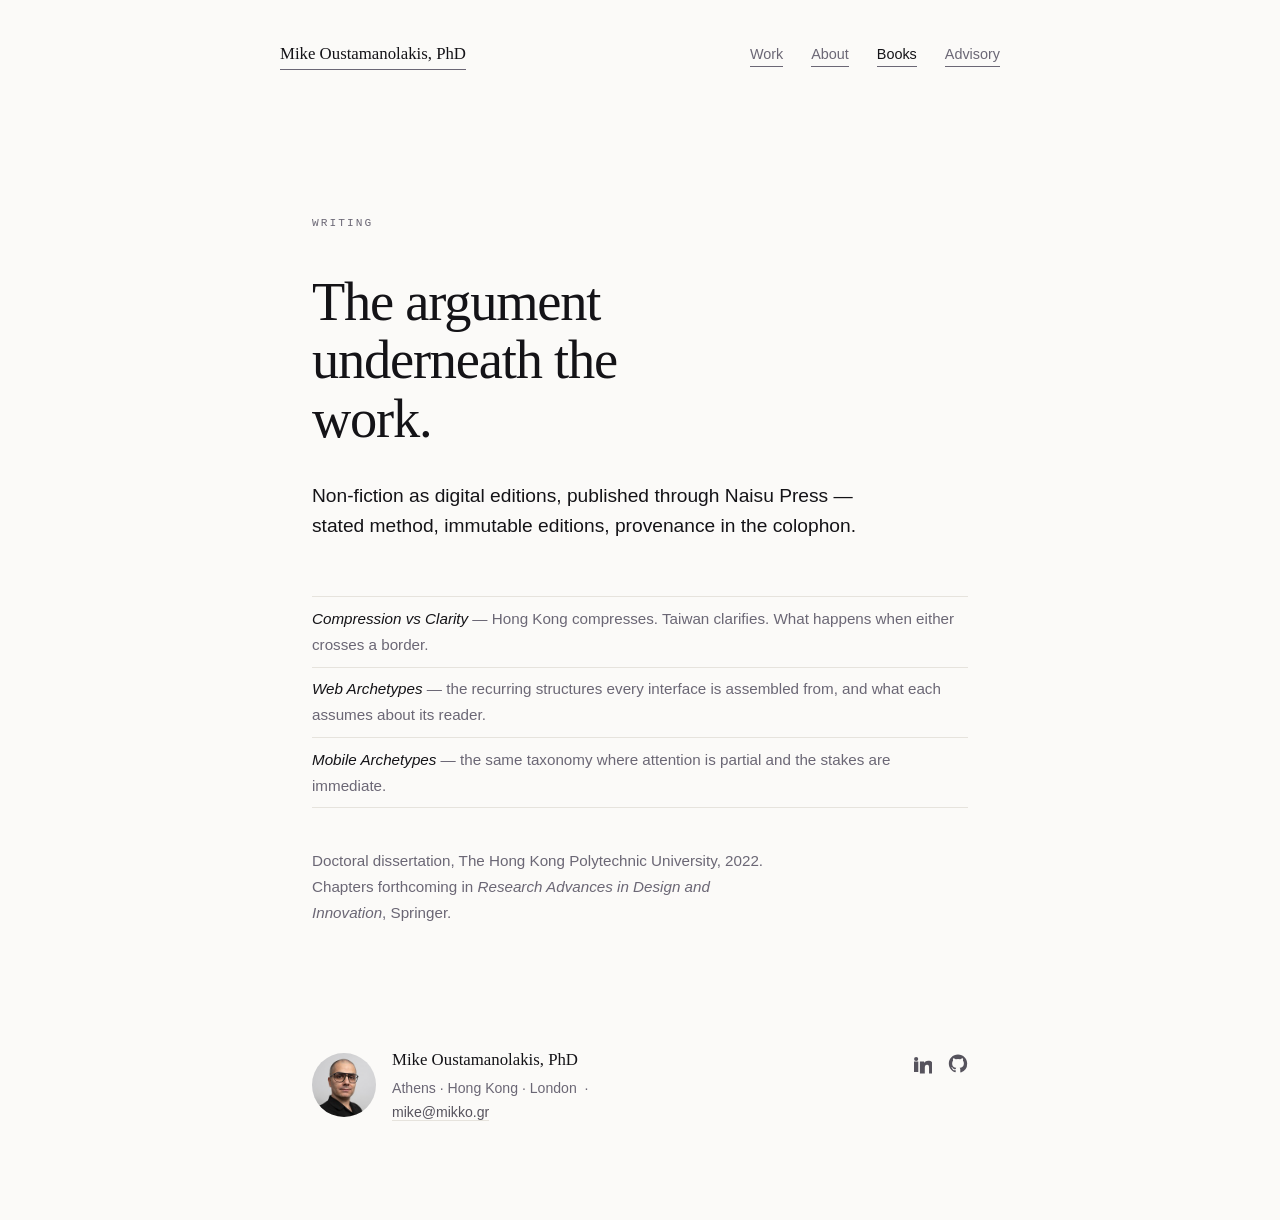
<file: writing.html>
<!doctype html>
<html lang="en"><head>
<meta charset="utf-8">
<meta name="viewport" content="width=device-width,initial-scale=1">
<title>Writing — Mike Oustamanolakis</title>
<meta name="description" content="Books and publications. Naisu Press.">
<meta property="og:title" content="Writing — Mike Oustamanolakis"><meta property="og:description" content="Books and publications. Naisu Press.">
<link rel="canonical" href="https://mikko.gr/writing">
<link rel="icon" href="data:image/svg+xml,%3Csvg xmlns='http://www.w3.org/2000/svg' viewBox='0 0 32 32'%3E%3Crect width='32' height='32' rx='6' fill='%23141317'/%3E%3Ctext x='16' y='23' font-family='Georgia,serif' font-size='19' font-style='italic' text-anchor='middle' fill='%23FBFAF8'%3Em%3C/text%3E%3C/svg%3E">
<link rel="stylesheet" href="assets/site.css">
<script>
(function(){if(location.hostname!=='mikko.gr')return;
var s=document.createElement('script');s.defer=true;
s.src='https://stats.naisu.pro/script.js';
s.setAttribute('data-website-id','559e5950-c95c-4702-93f3-a480dc65af40');
s.setAttribute('data-domains','mikko.gr');
document.head.appendChild(s);})();
</script>
</head><body>
<a class="skip" href="#main">Skip to content</a>
<header class="site"><div class="wrap">
<a class="brand" href="/">Mike Oustamanolakis, PhD</a><nav class="site"><a href="/">Work</a><a href="/about">About</a><a href="/writing" aria-current="page">Books</a><a href="/advisory">Advisory</a></nav>
</div></header>
<main id="main"><div class="wrap">

<p class="eyebrow">Writing</p>
<h1>The argument<br>underneath the work.</h1>
<p class="state">Non-fiction as digital editions, published through Naisu Press — stated method,
immutable editions, provenance in the colophon.</p>
<ul class="bare">
<li><b><em>Compression vs Clarity</em></b> — Hong Kong compresses. Taiwan clarifies. What happens when
either crosses a border.</li>
<li><b><em>Web Archetypes</em></b> — the recurring structures every interface is assembled from, and
what each assumes about its reader.</li>
<li><b><em>Mobile Archetypes</em></b> — the same taxonomy where attention is partial and the stakes
are immediate.</li>
</ul>
<p style="margin-top:2.5rem;font-size:.95rem;color:var(--fg-3)">Doctoral dissertation, The Hong Kong
Polytechnic University, 2022. Chapters forthcoming in <em>Research Advances in Design and Innovation</em>, Springer.</p>

</div></main>
<footer class="site"><div class="wrap">
  <div class="fid">
    <img src="/img/mike-320.jpg" srcset="/img/mike-160.jpg 160w, /img/mike-320.jpg 320w" sizes="64px"
         width="64" height="64" alt="Mike Oustamanolakis" loading="lazy">
    <div><span class="who">Mike Oustamanolakis, PhD</span>
    <p>Athens · Hong Kong · London &nbsp;·&nbsp; <a href="mailto:mike@mikko.gr">mike@mikko.gr</a></p></div>
  </div>
  <div class="social">
    <a href="https://www.linkedin.com/in/oustamanolakis" rel="me noopener" aria-label="LinkedIn"><svg viewBox="0 0 24 24" aria-hidden="true"><path d="M4.98 3.5a2.5 2.5 0 1 1 0 5 2.5 2.5 0 0 1 0-5zM2.4 21.5h5.16V9.06H2.4V21.5zM9.5 9.06h4.95v1.7h.07c.69-1.24 2.37-2.55 4.88-2.55 5.22 0 6.18 3.28 6.18 7.55v7.74h-5.15v-6.86c0-1.64-.03-3.74-2.34-3.74-2.35 0-2.71 1.78-2.71 3.62v6.98H9.5V9.06z"/></svg></a>
    <a href="https://github.com/oustaman" rel="me noopener" aria-label="GitHub"><svg viewBox="0 0 24 24" aria-hidden="true"><path d="M12 .5C5.73.5.99 5.24.99 11.5c0 4.86 3.15 8.98 7.52 10.44.55.1.75-.24.75-.53v-1.9c-3.06.66-3.71-1.3-3.71-1.3-.5-1.28-1.23-1.62-1.23-1.62-1-.68.08-.67.08-.67 1.1.08 1.69 1.14 1.69 1.14.99 1.7 2.58 1.21 3.21.93.1-.72.39-1.21.7-1.49-2.44-.28-5.01-1.22-5.01-5.44 0-1.2.43-2.18 1.13-2.95-.11-.28-.49-1.4.11-2.92 0 0 .93-.3 3.03 1.13a10.5 10.5 0 0 1 5.52 0c2.1-1.43 3.02-1.13 3.02-1.13.6 1.52.22 2.64.11 2.92.71.77 1.13 1.75 1.13 2.95 0 4.23-2.58 5.16-5.03 5.43.4.34.75 1.01.75 2.04v3.03c0 .29.2.64.76.53A11.01 11.01 0 0 0 23.01 11.5C23.01 5.24 18.27.5 12 .5z"/></svg></a>
  </div>
</div></footer>
</body></html>
</file>
<file: assets/site.css>
/* mikko.gr — dependency-free. */
:root{
  --bg:#fbfaf8; --fg:#141317; --fg-2:#56535d; --fg-3:#6b6775;
  --rule:#e6e3dd; --accent:#7d1a37;
  --serif:"Iowan Old Style","Palatino Linotype",Palatino,Georgia,serif;
  --sans:-apple-system,BlinkMacSystemFont,"Segoe UI",Helvetica,Arial,sans-serif;
  --mono:ui-monospace,SFMono-Regular,Menlo,monospace;
}
@media (prefers-color-scheme:dark){
  :root{--bg:#111015;--fg:#f4f2ee;--fg-2:#a9a5b0;--fg-3:#8f8b99;--rule:#292731;--accent:#e08aa1}
}
:root[data-theme="dark"]{--bg:#111015;--fg:#f4f2ee;--fg-2:#a9a5b0;--fg-3:#8f8b99;--rule:#292731;--accent:#e08aa1}
:root[data-theme="light"]{--bg:#fbfaf8;--fg:#141317;--fg-2:#56535d;--fg-3:#6b6775;--rule:#e6e3dd;--accent:#7d1a37}

*{box-sizing:border-box}
html{-webkit-text-size-adjust:100%}
body{margin:0;background:var(--bg);color:var(--fg);font-family:var(--sans);
  font-size:17px;line-height:1.7;-webkit-font-smoothing:antialiased}
.wrap{max-width:720px;margin:0 auto;padding:0 clamp(1.5rem,6vw,2rem)}

header.site .wrap{display:flex;align-items:baseline;gap:2.5rem;
  padding:2.5rem 0 0;flex-wrap:wrap}
.brand{font-family:var(--serif);font-size:1.05rem;text-decoration:none;color:var(--fg)}
nav.site{margin-left:auto;display:flex;gap:1.75rem}
nav.site a{font-size:.9rem;color:var(--fg-3);text-decoration:none}
nav.site a:hover,nav.site a[aria-current="page"]{color:var(--fg)}

main{padding:clamp(5rem,14vw,9rem) 0 6rem}
h1{font-family:var(--serif);font-weight:400;letter-spacing:-.022em;line-height:1.08;
  font-size:clamp(2.3rem,6vw,3.4rem);margin:0 0 2rem;max-width:16ch}
h1.wide{max-width:20ch}
p{margin:0 0 1.5rem;color:var(--fg-2);max-width:56ch;font-size:1.05rem}
p.state{color:var(--fg);font-size:1.2rem;line-height:1.55;max-width:52ch}
a{color:var(--fg);text-decoration:none;border-bottom:1px solid var(--fg-3)}
a:hover{border-bottom-color:var(--accent)}
em{font-style:italic}
.eyebrow{font-family:var(--mono);font-size:.7rem;letter-spacing:.18em;
  text-transform:uppercase;color:var(--fg-3);margin:0 0 2.5rem}

/* index list */
ul.index{list-style:none;padding:0;margin:4rem 0 0;border-top:1px solid var(--rule)}
ul.index li{border-bottom:1px solid var(--rule)}
ul.index a{display:block;padding:1.4rem 0;border:0}
ul.index a:hover{color:var(--accent)}
ul.index strong{display:block;font-family:var(--serif);font-weight:400;
  font-size:1.25rem;letter-spacing:-.01em;color:var(--fg);margin-bottom:.15rem}
ul.index span{font-size:.95rem;color:var(--fg-3)}

/* bare facts */
ul.bare{list-style:none;padding:0;margin:3.5rem 0 0;font-size:.95rem;color:var(--fg-3)}
ul.bare li{padding:.55rem 0;border-bottom:1px solid var(--rule)}
ul.bare li:first-child{border-top:1px solid var(--rule)}
ul.bare b{color:var(--fg);font-weight:500}

footer.site{padding:0 0 6rem}
footer.site .wrap{color:var(--fg-3);font-size:.9rem}
footer.site a{color:var(--fg-2);border-bottom-color:var(--rule)}
.skip{position:absolute;left:-9999px}
.skip:focus{left:1rem;top:1rem;background:var(--bg);padding:.6rem 1rem;z-index:99}

h2{font-family:var(--serif);font-weight:400;font-size:1.35rem;letter-spacing:-.01em;
  margin:4rem 0 0;color:var(--fg)}
h2 + ul.bare{margin-top:1.25rem}

a:focus-visible,button:focus-visible{outline:2px solid var(--accent);outline-offset:3px;border-radius:2px}
@media (prefers-reduced-motion:reduce){*{animation:none!important;transition:none!important}}

/* case study */
.meta{font-family:var(--mono);font-size:.72rem;letter-spacing:.06em;color:var(--fg-3);
  margin:0 0 3rem;line-height:1.9}
.scroll-x{overflow-x:auto;margin:2.5rem 0}
table.cmp{width:100%;border-collapse:collapse;font-size:.95rem;min-width:420px}
table.cmp th{text-align:left;font-family:var(--mono);font-size:.68rem;letter-spacing:.1em;
  text-transform:uppercase;color:var(--fg-3);font-weight:400;padding:0 1rem .7rem 0;
  border-bottom:1px solid var(--fg-3)}
table.cmp td{padding:.75rem 1rem .75rem 0;border-bottom:1px solid var(--rule);color:var(--fg-2)}
table.cmp td:first-child{color:var(--fg)}
table.cmp td+td,table.cmp th+th{text-align:right;width:1%;white-space:nowrap;font-variant-numeric:tabular-nums}
blockquote{margin:3rem 0;padding-left:1.5rem;border-left:2px solid var(--accent);
  font-family:var(--serif);font-size:1.35rem;line-height:1.4;color:var(--fg);max-width:44ch}
blockquote p{color:inherit;margin:0;max-width:none;font-size:inherit}
.talk{margin-top:5rem;padding-top:2.5rem;border-top:1px solid var(--fg-3)}

/* venture grid */
.grid{display:grid;grid-template-columns:repeat(auto-fit,minmax(230px,1fr));
  gap:1px;background:var(--rule);border:1px solid var(--rule);margin:3.5rem 0 0}
.card{background:var(--bg);padding:1.5rem 1.35rem 1.4rem;display:block;border:0;min-height:150px}
a.card:hover{background:var(--card-hover,transparent);border:0}
a.card:hover .name{color:var(--accent)}
.card .name{font-family:var(--serif);font-size:1.22rem;letter-spacing:-.01em;color:var(--fg);
  display:block;margin-bottom:.45rem;line-height:1.2}
.card .desc{font-size:.92rem;color:var(--fg-2);line-height:1.5;margin:0}
.card .tag{font-family:var(--mono);font-size:.62rem;letter-spacing:.14em;text-transform:uppercase;
  color:var(--fg-3);display:block;margin-top:1rem}
.card.soon{background:color-mix(in srgb,var(--fg-3) 7%,var(--bg))}
.card.soon .name{color:var(--fg-2)}
.card.soon .desc{color:var(--fg-3)}
.card.soon .tag{color:var(--accent)}
.groupname{font-family:var(--mono);font-size:.68rem;letter-spacing:.16em;text-transform:uppercase;
  color:var(--fg-3);margin:3.5rem 0 .9rem}
.grid{margin-top:0}

/* footer identity */
footer.site .wrap{display:flex;align-items:flex-start;gap:1.5rem;flex-wrap:wrap}
.fid{display:flex;align-items:center;gap:1rem;flex:1;min-width:260px}
.fid img{width:64px;height:64px;border-radius:50%;flex-shrink:0}
.fid .who{font-family:var(--serif);font-size:1.05rem;color:var(--fg);display:block;margin-bottom:.15rem}
.fid p{margin:0;font-size:.88rem;color:var(--fg-3);max-width:38ch}
.social{display:flex;gap:1rem;align-items:center;margin-left:auto;padding-top:.5rem}
.social a{border:0;display:inline-flex;color:var(--fg-3)}
.social a:hover{color:var(--accent)}
.social svg{width:20px;height:20px;fill:currentColor;display:block}
.social a:focus-visible{outline:2px solid var(--accent);outline-offset:3px;border-radius:2px}

/* chart */
.viz{margin:3rem 0;padding:0}
.viz svg{width:100%;height:auto;display:block}
.viz figcaption{font-size:.85rem;color:var(--fg-3);margin-bottom:1.25rem}
.seg{stroke:var(--bg);stroke-width:0}
.ctx{fill:#948e86}.d1{fill:#7d1a37}.d2{fill:#c2687e}
.pct{font-family:var(--sans);font-size:13px;text-anchor:middle;font-weight:500}
.on-ctx,.on-d2{fill:#141317}.on-d1{fill:#fbfaf8}
.rowlab{font-family:var(--mono);font-size:11px;fill:var(--fg-3);letter-spacing:.08em;text-transform:uppercase}
.dlabel{font-family:var(--sans);font-size:12.5px;text-anchor:middle;fill:var(--fg);font-weight:600}
.key{font-size:.85rem;color:var(--fg-2);margin-top:1.25rem;display:flex;align-items:center;flex-wrap:wrap;gap:.35rem}
.sw{width:13px;height:13px;border-radius:2px;display:inline-block;margin-right:.4rem}
.sw.ctx{background:#948e86}.sw.d1{background:#7d1a37}.sw.d2{background:#c2687e;margin-left:-.15rem}
.viz details{margin-top:1.5rem}
.viz summary{font-size:.88rem;color:var(--fg-2);cursor:pointer}
.viz summary:focus-visible{outline:2px solid var(--accent);outline-offset:3px}
@media (prefers-color-scheme:dark){
 .ctx{fill:#8a857b}.d1{fill:#e08aa1}.d2{fill:#a84d66}
 .on-ctx{fill:#141317}.on-d1{fill:#141317}.on-d2{fill:#f4f2ee}
 .sw.ctx{background:#8a857b}.sw.d1{background:#e08aa1}.sw.d2{background:#a84d66}}
</file>
